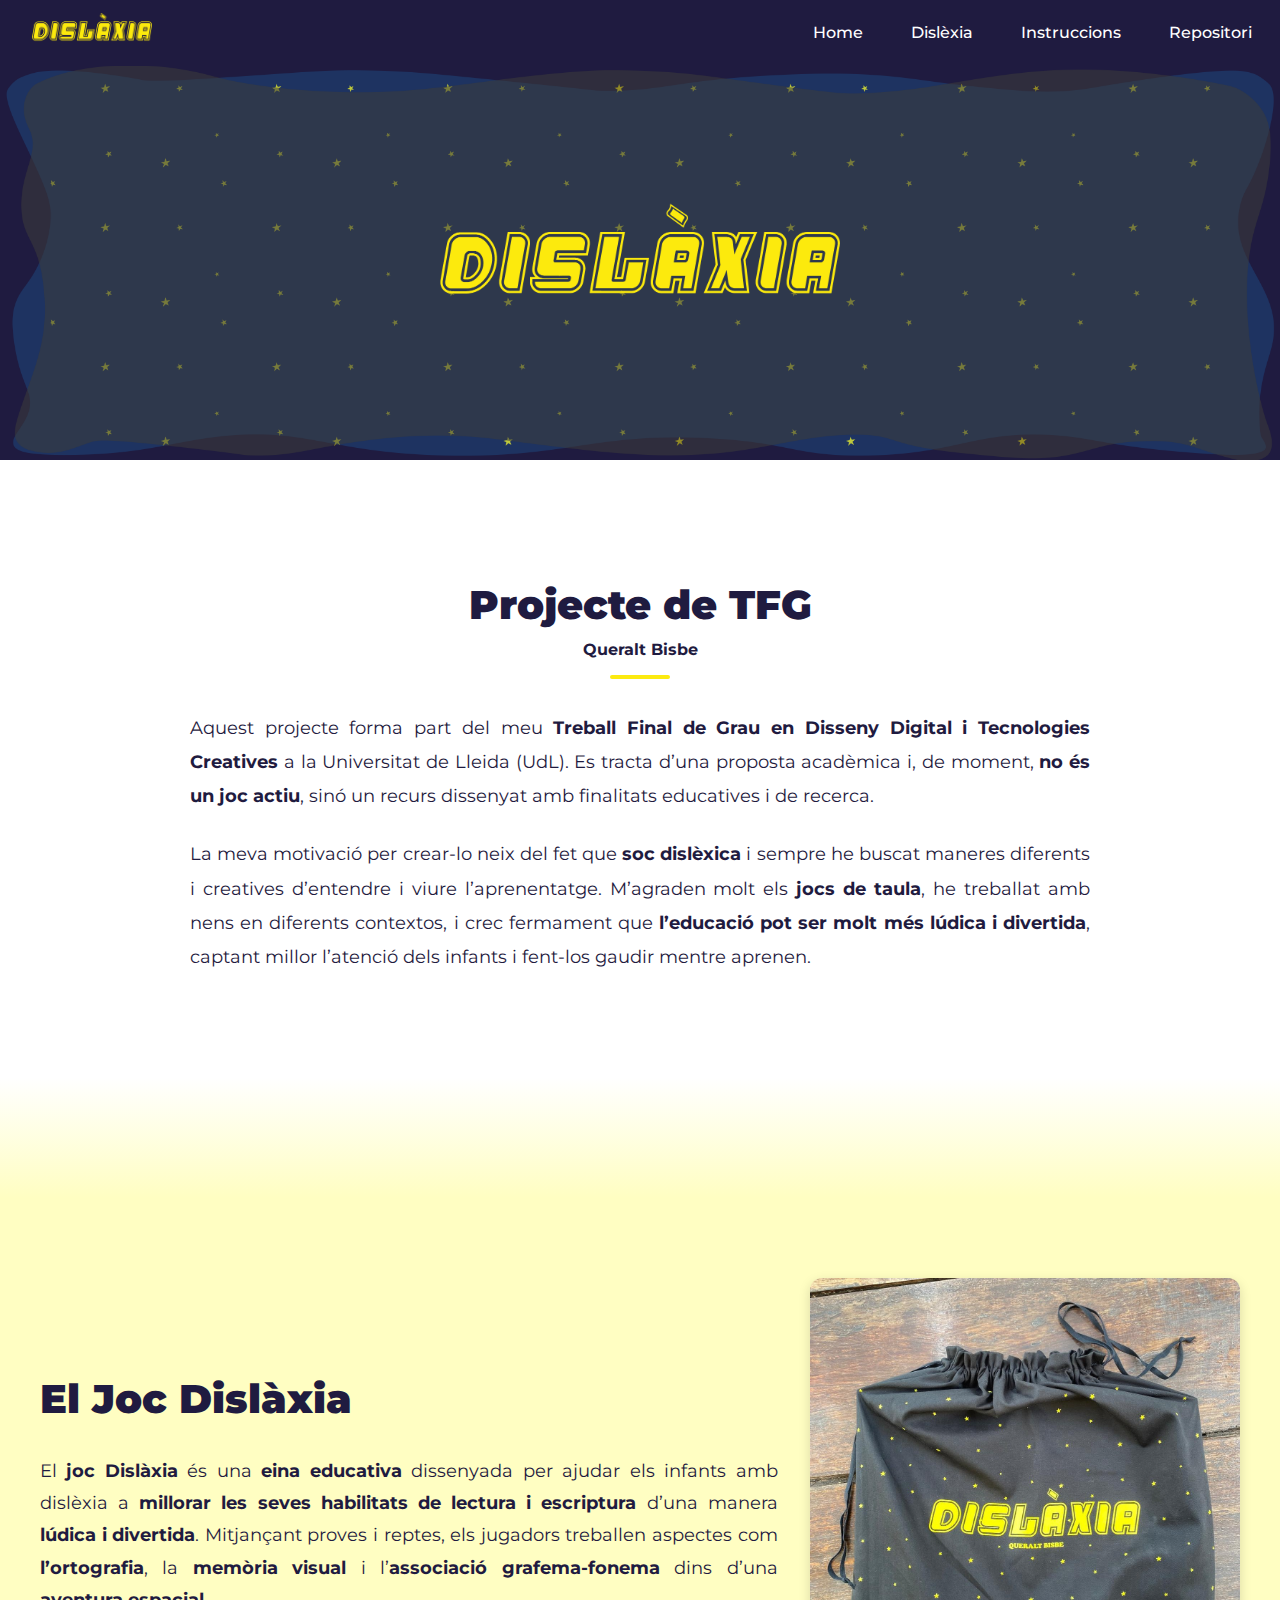
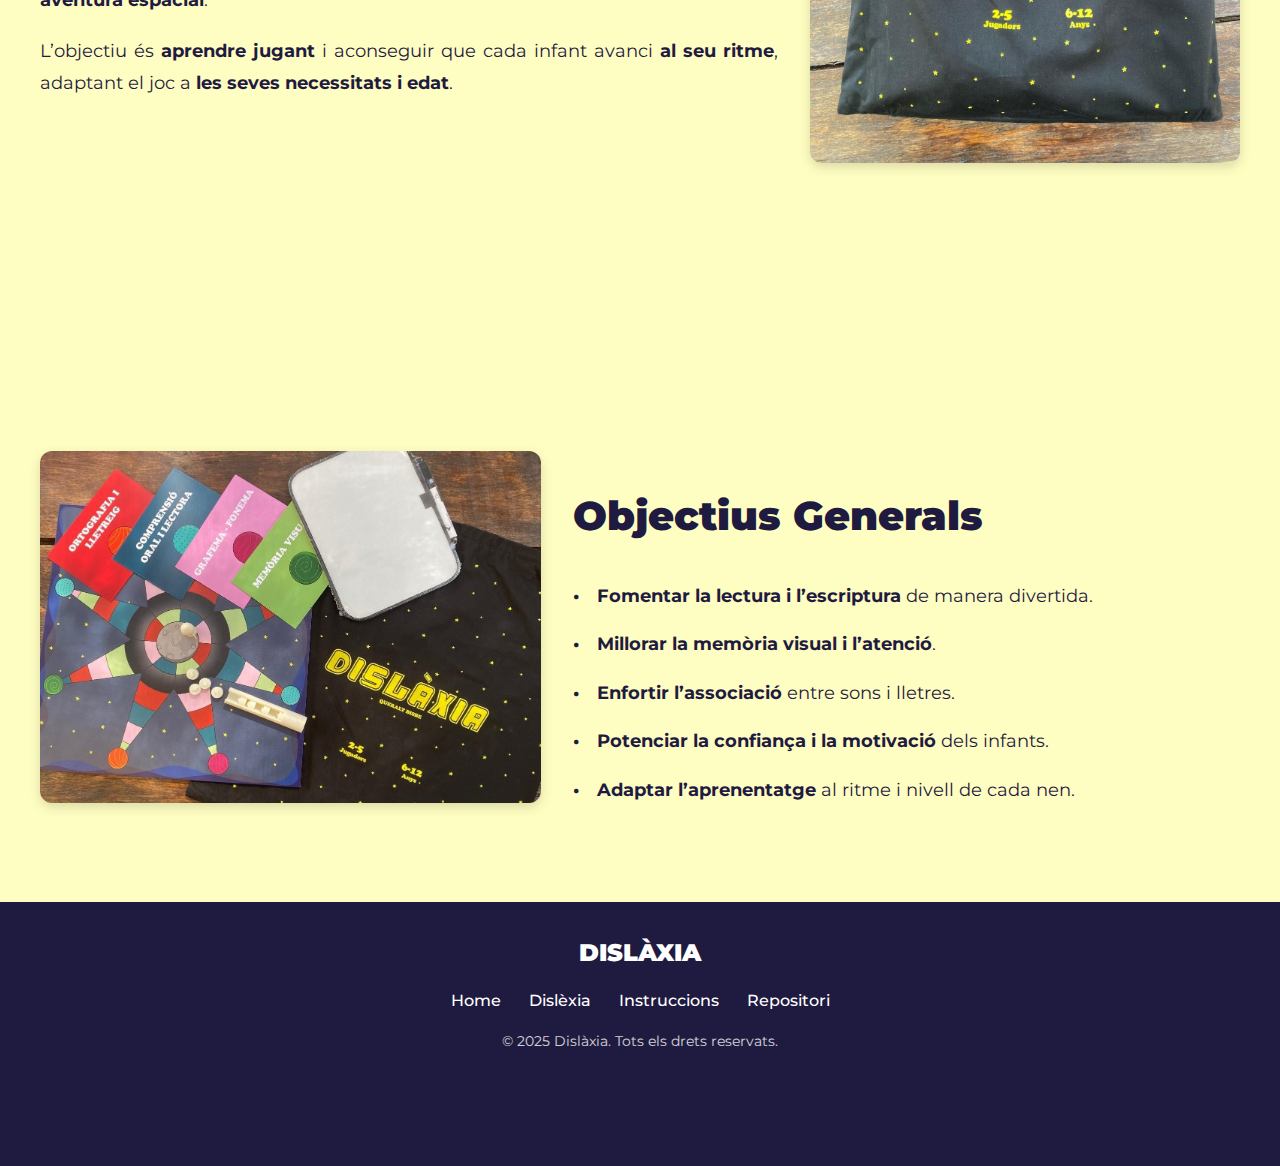
<file: index.html>
<!doctype html>
<html lang="ca">
  <head>
    <meta charset="utf-8" />
    <meta name="viewport" content="width=device-width, initial-scale=1" />
    <meta name="description" content="Descripció breu de la teva pàgina" />
    <title>Dislàxia</title>
    <link rel="stylesheet" href="style.css" />
  </head>
  <body>
    <header>
      <div class="container nav-container">
        <a href="index.html">
          <img src="img/logo.png" alt="logo" class="logo">
        </a>
        <button class="nav-toggle" aria-label="Obrir menú">☰</button>
        <nav class="nav-links">
          <a href="index.html">Home</a>
          <a href="dislexia.html">Dislèxia</a>
          <a href="instruccions.html">Instruccions</a>
          <a href="repositori.html">Repositori</a>
        </nav>
      </div>
    </header>

    <!-- BANNER fora del header -->
    <div class="container banner">
      <img src="img/banner.png" alt="espai" style="width:100%; display:block;">
      <div class="centered">
        <img src="img/logo.png" alt="logo" class="logo-banner">
      </div>
    </div>

    <!-- Nova secció TFG i motivació -->
    <section class="tfg-intro">
      <div class="container">
        <h2>Projecte de TFG</h2>
        <h4>Queralt Bisbe</h4>
        <p>
          Aquest projecte forma part del meu <strong>Treball Final de Grau en Disseny Digital i Tecnologies Creatives</strong> a la Universitat de Lleida (UdL). 
          Es tracta d’una proposta acadèmica i, de moment, <strong>no és un joc actiu</strong>, sinó un recurs dissenyat amb finalitats educatives i de recerca.
        </p>
        <p>
          La meva motivació per crear-lo neix del fet que <strong>soc dislèxica</strong> i sempre he buscat maneres diferents i creatives d’entendre i viure l’aprenentatge. 
          M’agraden molt els <strong>jocs de taula</strong>, he treballat amb nens en diferents contextos, i crec fermament que 
          <strong>l’educació pot ser molt més lúdica i divertida</strong>, captant millor l’atenció dels infants i fent-los gaudir mentre aprenen.
        </p>
      </div>
    </section>
    
    <!-- Animació inversa entre TFG i Joc -->
    <div class="animacio-espai inversa">
      <div class="coet invers">
        <div class="rastre"></div>
        <img src="img/coet.png" alt="coet" />
      </div>
    </div>

    <!-- Secció Intro Joc -->
    <section class="intro">
      <div class="container intro-flex">
        <div class="intro-text">
          <h2>El Joc Dislàxia</h2>
          <p>
            El <strong>joc Dislàxia</strong> és una <strong>eina educativa</strong> dissenyada per ajudar els infants amb dislèxia 
            a <strong>millorar les seves habilitats de lectura i escriptura</strong> d’una manera <strong>lúdica i divertida</strong>. 
            Mitjançant proves i reptes, els jugadors treballen aspectes com <strong>l’ortografia</strong>, 
            la <strong>memòria visual</strong> i l’<strong>associació grafema-fonema</strong> dins d’una <strong>aventura espacial</strong>.
          </p>
          <p>
            L’objectiu és <strong>aprendre jugant</strong> i aconseguir que cada infant avanci <strong>al seu ritme</strong>, 
            adaptant el joc a <strong>les seves necessitats i edat</strong>.
          </p>
        </div>

        <div class="intro-image">
          <img src="img/joc_guardat.jpg" alt="Bossa del joc">
        </div>
      </div>
    </section>

    
    <!-- Animació entre seccions -->
    <div class="animacio-espai">
      <div class="coet">
        <div class="rastre"></div>
        <img src="img/coet.png" alt="coet" />
      </div>
    </div>

    <!-- Nova secció Objectius -->
    <section class="objectius">
      <div class="container objectius-flex">
        
        <!-- Columna esquerra: imatge -->
        <div class="objectius-image">
          <img src="img/joc2.jpg" alt="El joc complet">
        </div>
        
        <!-- Columna dreta: text i llista -->
        <div class="objectius-text">
          <h2>Objectius Generals</h2>
          <ul>
            <li><strong>Fomentar la lectura i l’escriptura</strong> de manera divertida.</li>
            <li><strong>Millorar la memòria visual i l’atenció</strong>.</li>
            <li><strong>Enfortir l’associació</strong> entre sons i lletres.</li>
            <li><strong>Potenciar la confiança i la motivació</strong> dels infants.</li>
            <li><strong>Adaptar l’aprenentatge</strong> al ritme i nivell de cada nen.</li>
          </ul>
        </div>

      </div>
    </section>

    <!-- FOOTER -->
    <footer class="footer">
      <div class="container footer-container">
        <div class="footer-logo">DISLÀXIA</div>
        
        <nav class="footer-links">
          <a href="index.html">Home</a>
          <a href="dislexia.html">Dislèxia</a>
          <a href="instruccions.html">Instruccions</a>
          <a href="repositori.html">Repositori</a>
        </nav>

        <div class="footer-copy">
          © 2025 Dislàxia. Tots els drets reservats.
        </div>
      </div>
    </footer>
    <script src="script.js"></script>
  </body>
</html>
</file>
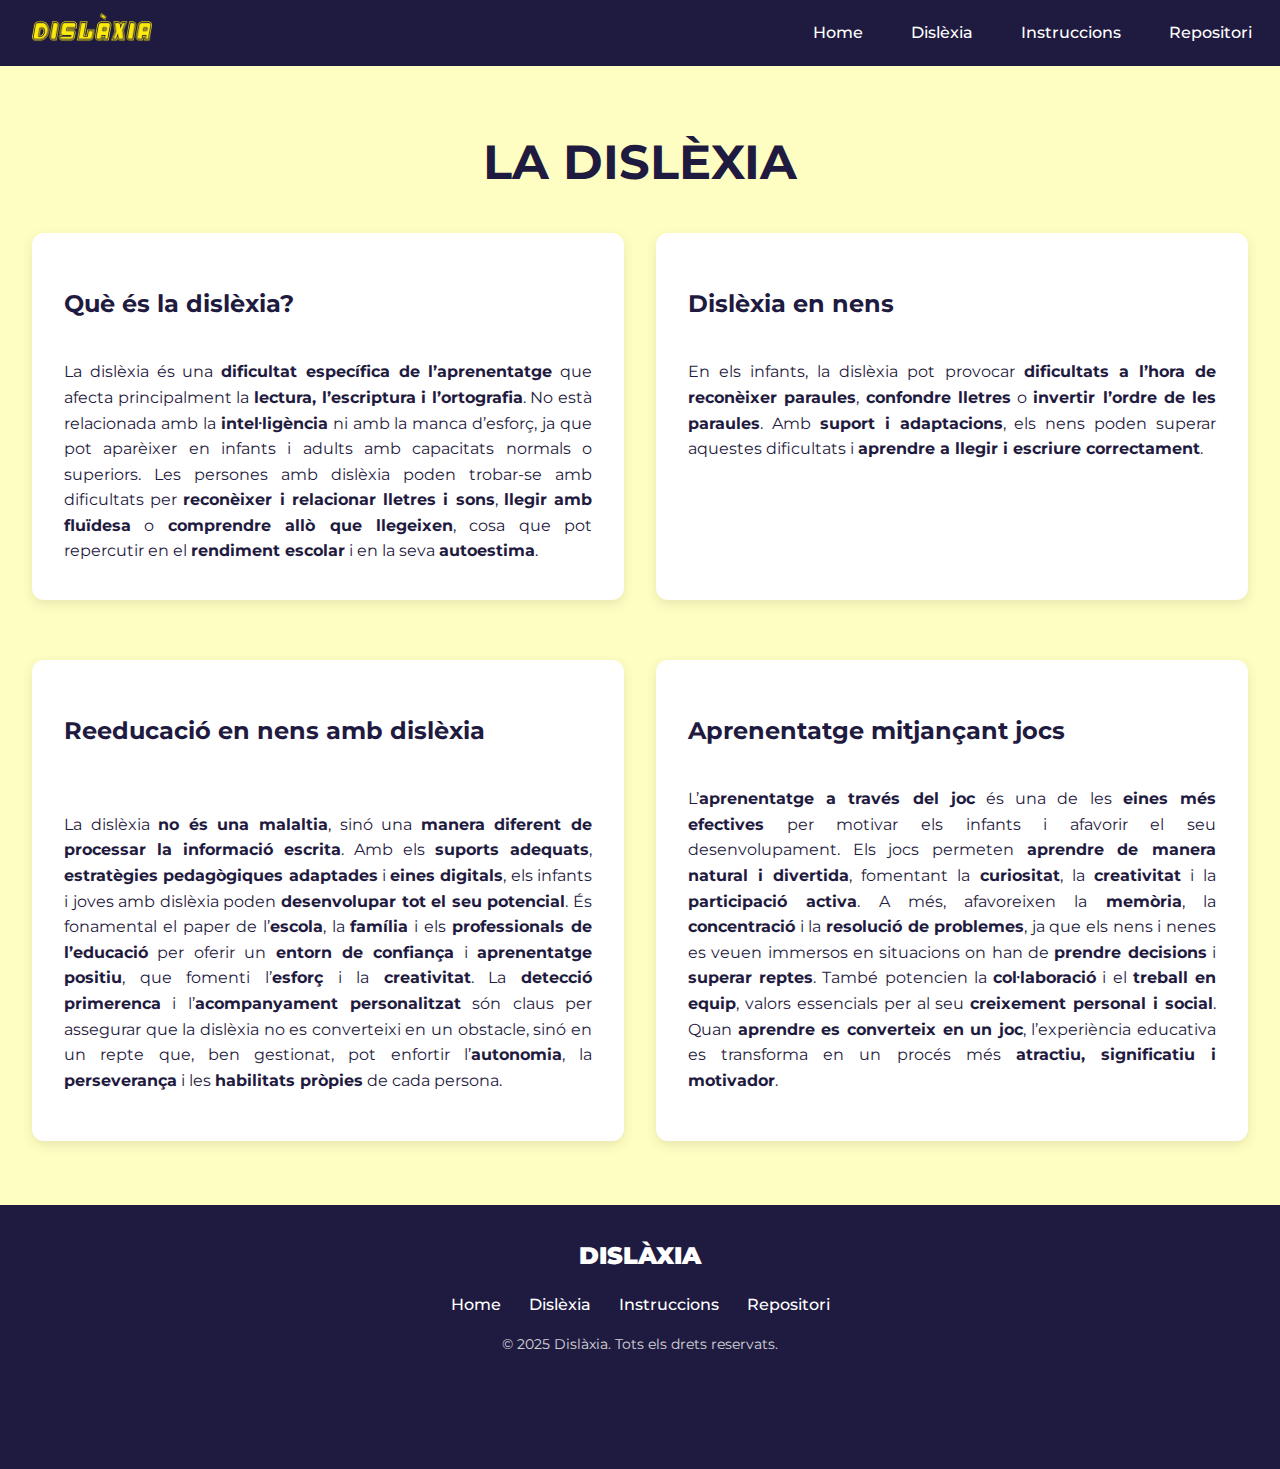
<file: dislexia.html>
<!doctype html>
<html lang="ca">
  <head>
    <meta charset="utf-8" />
    <meta name="viewport" content="width=device-width, initial-scale=1" />
    <meta name="description" content="Informació sobre la dislèxia" />
    <title>Què és la Dislèxia</title>
    <link rel="stylesheet" href="style.css" />
  </head>
  <body class="dislexia-page">
    <header>
      <div class="container nav-container">
        <a href="index.html">
          <img src="img/logo.png" alt="logo" class="logo">
        </a>
        <button class="nav-toggle" aria-label="Obrir menú">☰</button>
        <nav class="nav-links">
          <a href="index.html">Home</a>
          <a href="dislexia.html" class="active">Dislèxia</a>
          <a href="instruccions.html">Instruccions</a>
          <a href="repositori.html">Repositori</a>
        </nav>
      </div>
    </header>

    <!-- SECCIÓ DISLÈXIA -->
    <section class="intro-dislexia">
      <div class="container">
        <h1 class="main-title">LA DISLÈXIA</h1>

        <div class="dislexia-grid">
          <div class="dislexia-general">
            <h2>Què és la dislèxia?</h2>
            <p>
              La dislèxia és una <strong>dificultat específica de l’aprenentatge</strong> que afecta principalment la 
              <strong>lectura, l’escriptura i l’ortografia</strong>. No està relacionada amb la <strong>intel·ligència</strong> 
              ni amb la manca d’esforç, ja que pot aparèixer en infants i adults amb capacitats normals o superiors. 
              Les persones amb dislèxia poden trobar-se amb dificultats per <strong>reconèixer i relacionar lletres i sons</strong>, 
              <strong>llegir amb fluïdesa</strong> o <strong>comprendre allò que llegeixen</strong>, cosa que pot repercutir en el 
              <strong>rendiment escolar</strong> i en la seva <strong>autoestima</strong>.
            </p>
          </div>

          <div class="dislexia-nens">
            <h2>Dislèxia en nens</h2>
            <p>
              En els infants, la dislèxia pot provocar <strong>dificultats a l’hora de reconèixer paraules</strong>, 
              <strong>confondre lletres</strong> o <strong>invertir l’ordre de les paraules</strong>. 
              Amb <strong>suport i adaptacions</strong>, els nens poden superar aquestes dificultats i 
              <strong>aprendre a llegir i escriure correctament</strong>.
            </p>
          </div>
        </div>
      </div>
    </section>
    
    <!-- Secció Beneficis -->
    <section class="beneficis">
        <div class="beneficis-grid">
          <div class="card">
            <h2>Reeducació en nens amb dislèxia</h2>
            <p>
              La dislèxia <strong>no és una malaltia</strong>, sinó una <strong>manera diferent de processar la informació escrita</strong>. 
              Amb els <strong>suports adequats</strong>, <strong>estratègies pedagògiques adaptades</strong> i <strong>eines digitals</strong>, 
              els infants i joves amb dislèxia poden <strong>desenvolupar tot el seu potencial</strong>. 
              És fonamental el paper de l’<strong>escola</strong>, la <strong>família</strong> i els <strong>professionals de l’educació</strong> 
              per oferir un <strong>entorn de confiança</strong> i <strong>aprenentatge positiu</strong>, que fomenti l’<strong>esforç</strong> i la 
              <strong>creativitat</strong>.
              La <strong>detecció primerenca</strong> i l’<strong>acompanyament personalitzat</strong> són claus per assegurar que la dislèxia 
              no es converteixi en un obstacle, sinó en un repte que, ben gestionat, pot enfortir l’<strong>autonomia</strong>, la 
              <strong>perseverança</strong> i les <strong>habilitats pròpies</strong> de cada persona.
            </p>
          </div>
          <div class="card">
            <h2>Aprenentatge mitjançant jocs</h2>
            <p>
              L’<strong>aprenentatge a través del joc</strong> és una de les <strong>eines més efectives</strong> per motivar els infants 
              i afavorir el seu desenvolupament. Els jocs permeten <strong>aprendre de manera natural i divertida</strong>, 
              fomentant la <strong>curiositat</strong>, la <strong>creativitat</strong> i la <strong>participació activa</strong>. 
              A més, afavoreixen la <strong>memòria</strong>, la <strong>concentració</strong> i la <strong>resolució de problemes</strong>, 
              ja que els nens i nenes es veuen immersos en situacions on han de <strong>prendre decisions</strong> i 
              <strong>superar reptes</strong>. També potencien la <strong>col·laboració</strong> i el <strong>treball en equip</strong>, 
              valors essencials per al seu <strong>creixement personal i social</strong>. 
              Quan <strong>aprendre es converteix en un joc</strong>, l’experiència educativa es transforma en un procés 
              més <strong>atractiu, significatiu i motivador</strong>.
            </p>
          </div>
        </div>
    </section>

    <!-- FOOTER -->
    <footer class="footer">
      <div class="container footer-container">
        <div class="footer-logo">DISLÀXIA</div>
        
        <nav class="footer-links">
          <a href="index.html">Home</a>
          <a href="dislexia.html">Dislèxia</a>
          <a href="instruccions.html">Instruccions</a>
          <a href="repositori.html">Repositori</a>
        </nav>

        <div class="footer-copy">
          © 2025 Dislàxia. Tots els drets reservats.
        </div>
      </div>
    </footer>
    
    <script src="script.js"></script>
  </body>
</html>
</file>
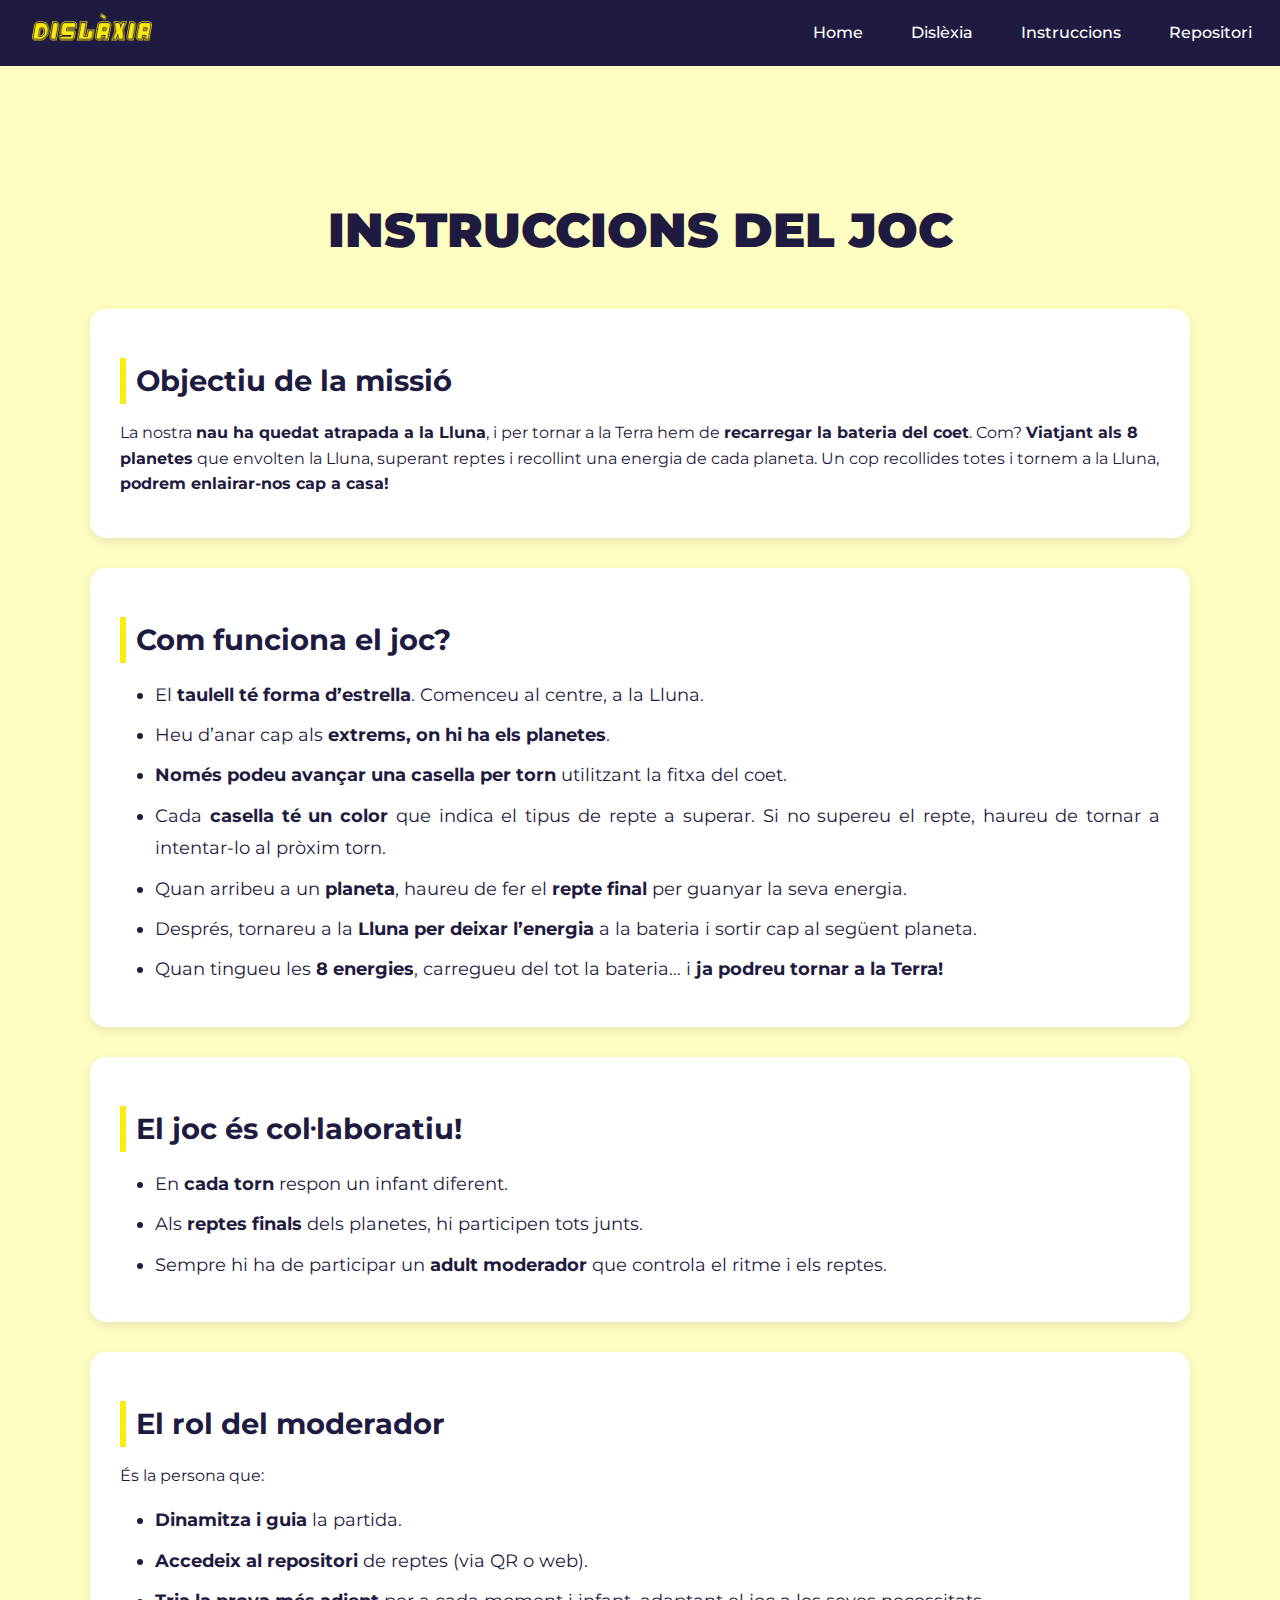
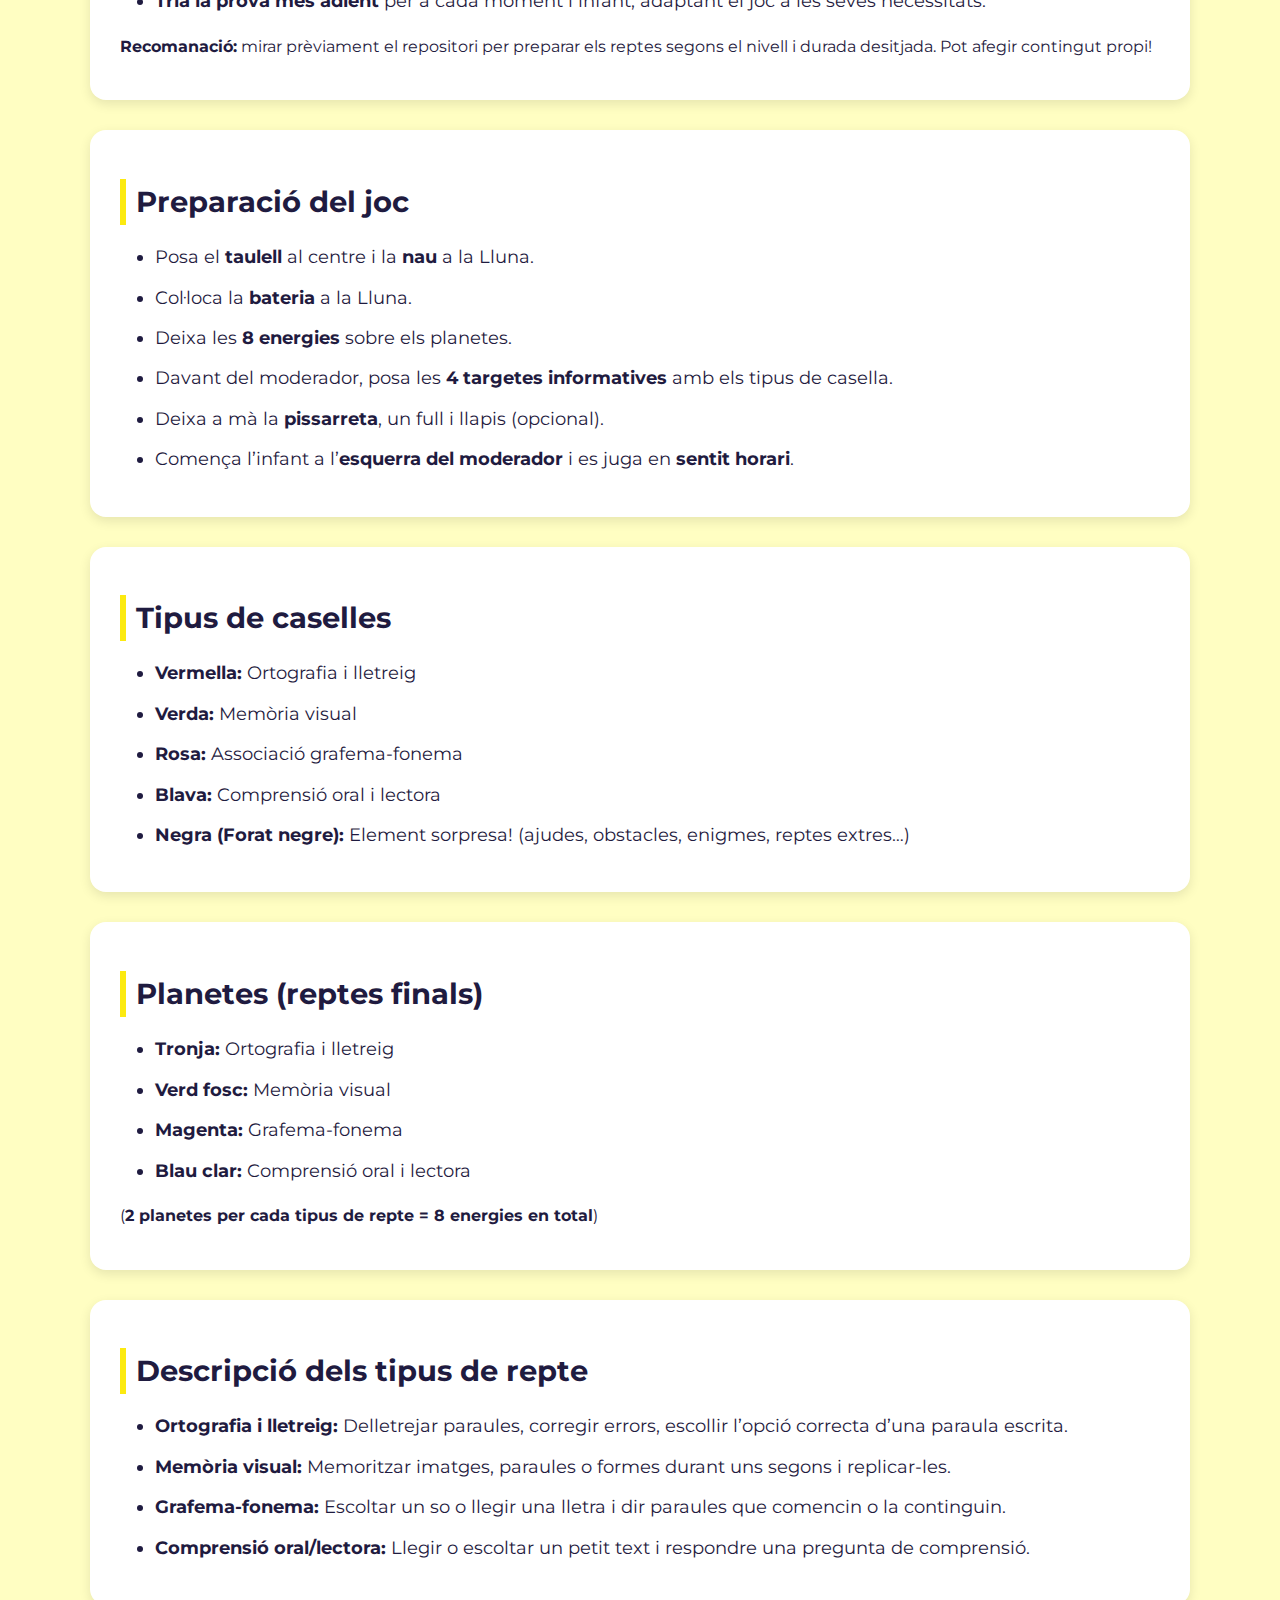
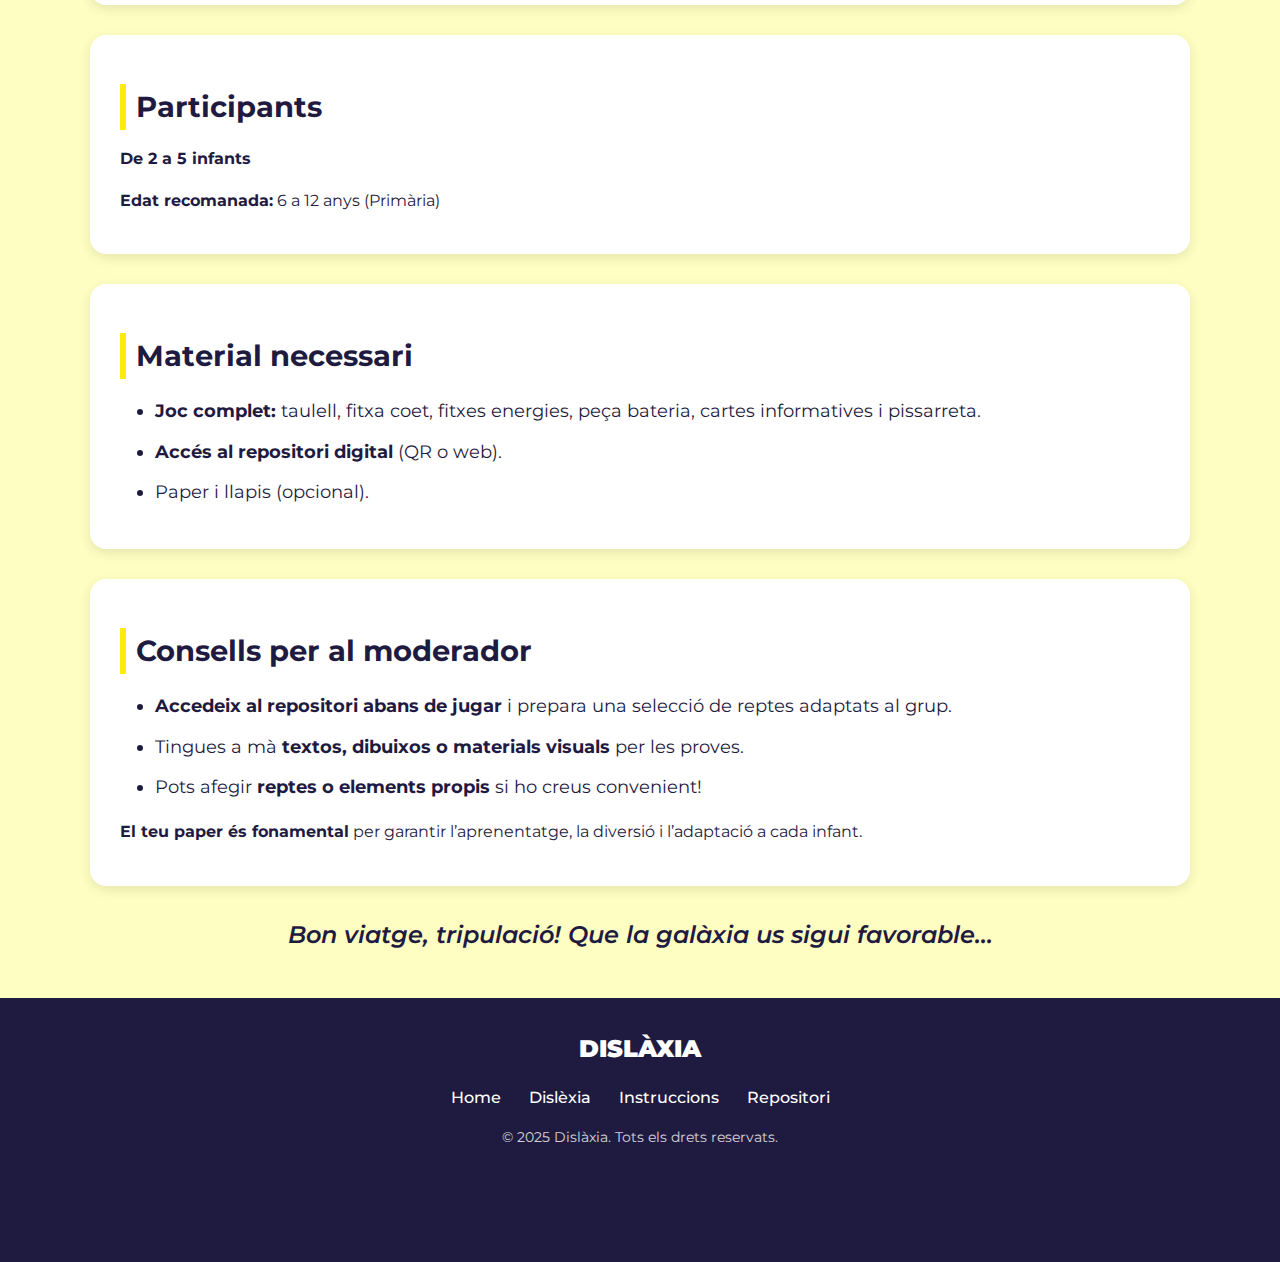
<file: instruccions.html>
<!doctype html>
<html lang="ca">
  <head>
    <meta charset="utf-8" />
    <meta name="viewport" content="width=device-width, initial-scale=1" />
    <meta name="description" content="Instruccions del joc" />
    <title>Instruccions del Joc</title>
    <link rel="stylesheet" href="style.css" />
  </head>
  <body class="instruccions-page">
    <header>
      <div class="container nav-container">
        <a href="index.html">
          <img src="img/logo.png" alt="logo" class="logo">
        </a>
        <button class="nav-toggle" aria-label="Obrir menú">☰</button>
        <nav class="nav-links">
          <a href="index.html">Home</a>
          <a href="dislexia.html">Dislèxia</a>
          <a href="instruccions.html" class="active">Instruccions</a>
          <a href="repositori.html">Repositori</a>
        </nav>
      </div>
    </header>

    <!-- SECCIÓ INSTRUCCIONS -->
    <section class="instruccions-container">
      <h1 class="main-title">INSTRUCCIONS DEL JOC</h1>

      <!-- Objectiu -->
      <div class="instruccions-section">
        <h2>Objectiu de la missió</h2>
        <p>
          La nostra <strong>nau ha quedat atrapada a la Lluna</strong>, i per tornar a la Terra hem de <strong>recarregar la bateria del coet</strong>.
          Com? <strong>Viatjant als 8 planetes</strong> que envolten la Lluna, superant reptes i recollint una energia de cada planeta.
          Un cop recollides totes i tornem a la Lluna, <strong>podrem enlairar-nos cap a casa!</strong>
        </p>
      </div>

      <!-- Funcionament -->
      <div class="instruccions-section">
        <h2>Com funciona el joc?</h2>
        <ul>
          <li>El <strong>taulell té forma d’estrella</strong>. Comenceu al centre, a la Lluna.</li>
          <li>Heu d’anar cap als <strong>extrems, on hi ha els planetes</strong>.</li>
          <li><strong>Només podeu avançar una casella per torn</strong> utilitzant la fitxa del coet.</li>
          <li>Cada <strong>casella té un color</strong> que indica el tipus de repte a superar. Si no supereu el repte, haureu de tornar a intentar-lo al pròxim torn.</li>
          <li>Quan arribeu a un <strong>planeta</strong>, haureu de fer el <strong>repte final</strong> per guanyar la seva energia.</li>
          <li>Després, tornareu a la <strong>Lluna per deixar l’energia</strong> a la bateria i sortir cap al següent planeta.</li>
          <li>Quan tingueu les <strong>8 energies</strong>, carregueu del tot la bateria… i <strong>ja podreu tornar a la Terra!</strong></li>
        </ul>
      </div>

      <!-- Joc col·laboratiu -->
      <div class="instruccions-section">
        <h2>El joc és col·laboratiu!</h2>
        <ul>
          <li>En <strong>cada torn</strong> respon un infant diferent.</li>
          <li>Als <strong>reptes finals</strong> dels planetes, hi participen tots junts.</li>
          <li>Sempre hi ha de participar un <strong>adult moderador</strong> que controla el ritme i els reptes.</li>
        </ul>
      </div>

      <!-- Moderador -->
      <div class="instruccions-section">
        <h2>El rol del moderador</h2>
        <p>És la persona que:</p>
        <ul>
          <li><strong>Dinamitza i guia</strong> la partida.</li>
          <li><strong>Accedeix al repositori</strong> de reptes (via QR o web).</li>
          <li><strong>Tria la prova més adient</strong> per a cada moment i infant, adaptant el joc a les seves necessitats.</li>
        </ul>
        <p><strong>Recomanació:</strong> mirar prèviament el repositori per preparar els reptes segons el nivell i durada desitjada. Pot afegir contingut propi!</p>
      </div>

      <!-- Preparació -->
      <div class="instruccions-section">
        <h2>Preparació del joc</h2>
        <ul>
          <li>Posa el <strong>taulell</strong> al centre i la <strong>nau</strong> a la Lluna.</li>
          <li>Col·loca la <strong>bateria</strong> a la Lluna.</li>
          <li>Deixa les <strong>8 energies</strong> sobre els planetes.</li>
          <li>Davant del moderador, posa les <strong>4 targetes informatives</strong> amb els tipus de casella.</li>
          <li>Deixa a mà la <strong>pissarreta</strong>, un full i llapis (opcional).</li>
          <li>Comença l’infant a l’<strong>esquerra del moderador</strong> i es juga en <strong>sentit horari</strong>.</li>
        </ul>
      </div>

      <!-- Tipus caselles -->
      <div class="instruccions-section">
        <h2>Tipus de caselles</h2>
        <ul>
          <li><strong>Vermella:</strong> Ortografia i lletreig</li>
          <li><strong>Verda:</strong> Memòria visual</li>
          <li><strong>Rosa:</strong> Associació grafema-fonema</li>
          <li><strong>Blava:</strong> Comprensió oral i lectora</li>
          <li><strong>Negra (Forat negre):</strong> Element sorpresa! (ajudes, obstacles, enigmes, reptes extres…)</li>
        </ul>
      </div>

      <!-- Planetes -->
      <div class="instruccions-section">
        <h2>Planetes (reptes finals)</h2>
        <ul>
          <li><strong>Tronja:</strong> Ortografia i lletreig</li>
          <li><strong>Verd fosc:</strong> Memòria visual</li>
          <li><strong>Magenta:</strong> Grafema-fonema</li>
          <li><strong>Blau clar:</strong> Comprensió oral i lectora</li>
        </ul>
        <p>(<strong>2 planetes per cada tipus de repte = 8 energies en total</strong>)</p>
      </div>

      <!-- Tipus reptes -->
      <div class="instruccions-section">
        <h2>Descripció dels tipus de repte</h2>
        <ul>
          <li><strong>Ortografia i lletreig:</strong> Delletrejar paraules, corregir errors, escollir l’opció correcta d’una paraula escrita.</li>
          <li><strong>Memòria visual:</strong> Memoritzar imatges, paraules o formes durant uns segons i replicar-les.</li>
          <li><strong>Grafema-fonema:</strong> Escoltar un so o llegir una lletra i dir paraules que comencin o la continguin.</li>
          <li><strong>Comprensió oral/lectora:</strong> Llegir o escoltar un petit text i respondre una pregunta de comprensió.</li>
        </ul>
      </div>

      <!-- Participants -->
      <div class="instruccions-section">
        <h2>Participants</h2>
        <p><strong>De 2 a 5 infants</strong></p>
        <p><strong>Edat recomanada:</strong> 6 a 12 anys (Primària)</p>
      </div>

      <!-- Material -->
      <div class="instruccions-section">
        <h2>Material necessari</h2>
        <ul>
          <li><strong>Joc complet:</strong> taulell, fitxa coet, fitxes energies, peça bateria, cartes informatives i pissarreta.</li>
          <li><strong>Accés al repositori digital</strong> (QR o web).</li>
          <li>Paper i llapis (opcional).</li>
        </ul>
      </div>

      <!-- Consells -->
      <div class="instruccions-section">
        <h2>Consells per al moderador</h2>
        <ul>
          <li><strong>Accedeix al repositori abans de jugar</strong> i prepara una selecció de reptes adaptats al grup.</li>
          <li>Tingues a mà <strong>textos, dibuixos o materials visuals</strong> per les proves.</li>
          <li>Pots afegir <strong>reptes o elements propis</strong> si ho creus convenient!</li>
        </ul>
        <p><strong>El teu paper és fonamental</strong> per garantir l’aprenentatge, la diversió i l’adaptació a cada infant.</p>
      </div>

      <p class="final-msg">Bon viatge, tripulació! Que la galàxia us sigui favorable...</p>
    </section>

    <!-- FOOTER -->
    <footer class="footer">
      <div class="container footer-container">
        <div class="footer-logo">DISLÀXIA</div>
        
        <nav class="footer-links">
          <a href="index.html">Home</a>
          <a href="dislexia.html">Dislèxia</a>
          <a href="instruccions.html">Instruccions</a>
          <a href="repositori.html">Repositori</a>
        </nav>

        <div class="footer-copy">
          © 2025 Dislàxia. Tots els drets reservats.
        </div>
      </div>
    </footer>
    
    <script src="script.js"></script>
  </body>
</html>
</file>
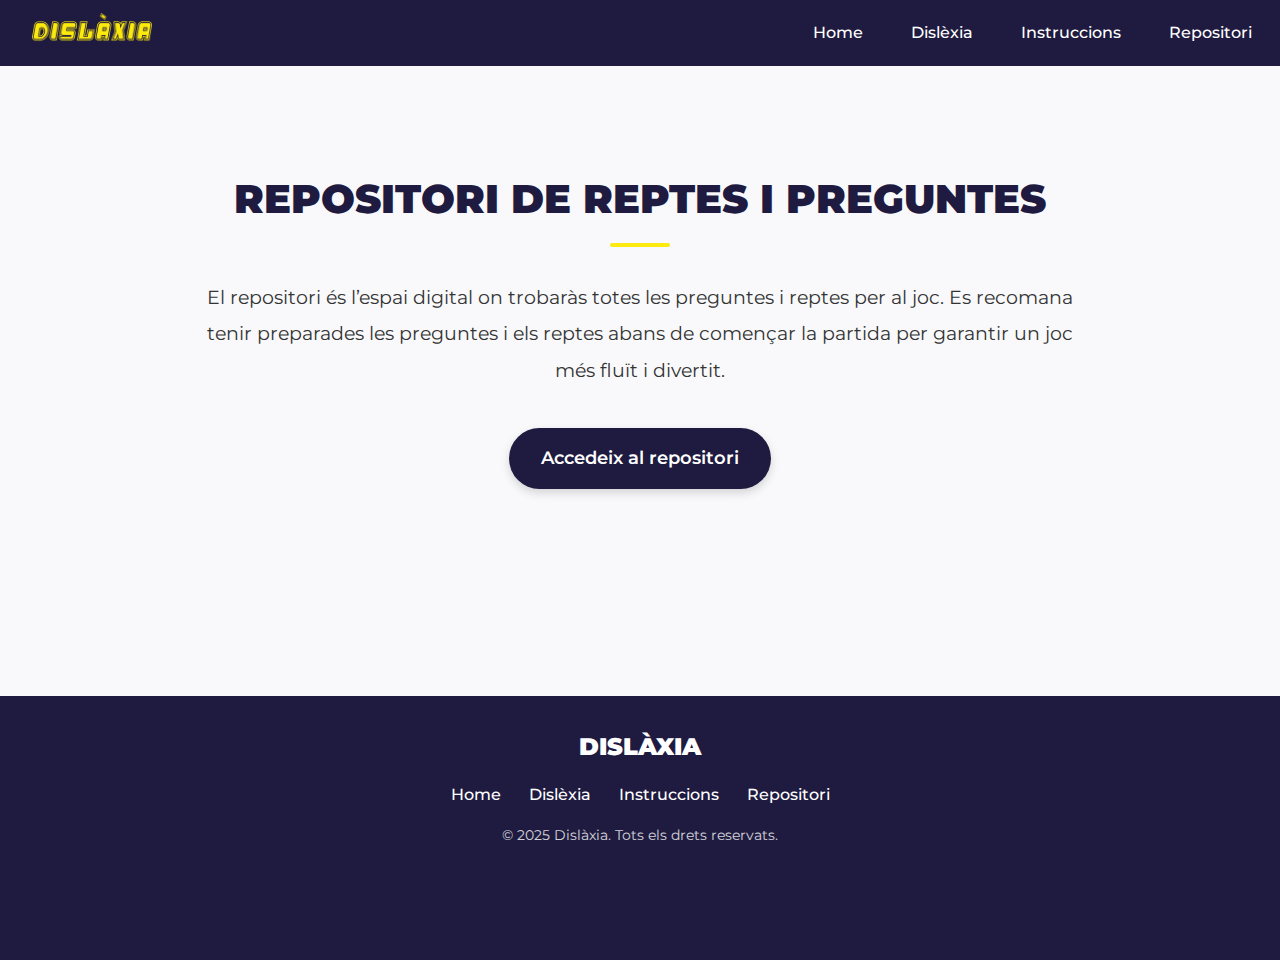
<file: repositori.html>
<!doctype html>
<html lang="ca">
  <head>
    <meta charset="utf-8" />
    <meta name="viewport" content="width=device-width, initial-scale=1" />
    <meta name="description" content="Repositori de reptes i preguntes del joc" />
    <title>Repositori</title>
    <link rel="stylesheet" href="style.css" />
  </head>
  <body class="repositori-page">
    <header>
      <div class="container nav-container">
        <a href="index.html">
          <img src="img/logo.png" alt="logo" class="logo">
        </a>
        <button class="nav-toggle" aria-label="Obrir menú">☰</button>
        <nav class="nav-links">
          <a href="index.html">Home</a>
          <a href="dislexia.html">Dislèxia</a>
          <a href="instruccions.html">Instruccions</a>
          <a href="repositori.html" class="active">Repositori</a>
        </nav>
      </div>
    </header>

    <!-- SECCIÓ REPOSITORI -->
    <section class="repositori-container">
      <h1 class="main-title">REPOSITORI DE REPTES I PREGUNTES</h1>
      <p>
        El repositori és l’espai digital on trobaràs totes les preguntes i reptes per al joc. 
        Es recomana tenir preparades les preguntes i els reptes abans de començar la partida per garantir un joc més fluït i divertit.
      </p>
      <a href="https://sites.google.com/view/repositori-dislaxia/inici" class="btn" target="_blank">Accedeix al repositori</a>
    </section>

    <!-- FOOTER -->
    <footer class="footer">
      <div class="container footer-container">
        <div class="footer-logo">DISLÀXIA</div>
        
        <nav class="footer-links">
          <a href="index.html">Home</a>
          <a href="dislexia.html">Dislèxia</a>
          <a href="instruccions.html">Instruccions</a>
          <a href="repositori.html">Repositori</a>
        </nav>

        <div class="footer-copy">
          © 2025 Dislàxia. Tots els drets reservats.
        </div>
      </div>
    </footer>
    
    <script src="script.js"></script>
  </body>
</html>
</file>
<file: style.css>
/* Importem la font Montserrat de Google Fonts amb els pesos necessaris */
@import url('https://fonts.googleapis.com/css2?family=Montserrat:wght@400;600;900&display=swap');

body {
  font-family: 'Montserrat', sans-serif;
  margin: 0;
  margin-top: 60px;
  line-height: 1.6;
}

/* Barra de navegació */
header {
  background-color: #1F1B40;
  position: fixed;  /* Sempre fixa a dalt */
  top: 0;
  left: 0;
  width: 100%;
  z-index: 1000;
}

.nav-container {
  display: flex;
  justify-content: space-between;
  align-items: center;
  width: 100%;
  margin: 0;
  padding: 0.75rem 1rem;
}

.logo {
   width: 120px;
   margin-right: auto;
   margin-left: 1rem;
}

/* Links de navegació */
.nav-links {
  display: flex;
  gap: 1.5rem;
  margin-left: auto;
  padding-right: 2rem;
}

.nav-links a {
  color: #ffffff;
  text-decoration: none;
  font-weight: 500;
  transition: background-color 0.3s ease;
  padding: 0.5rem 0.75rem;
  border-radius: 6px;
}

.nav-links a:hover {
  background-color: #081b30; /* Blau més fosc en hover */
}

/* Botó de menú (només visible en mòbil) */
.nav-toggle {
  display: none;
  font-size: 1.5rem;
  background: none;
  border: none;
  color: #ffffff;
  cursor: pointer;
  margin-right: 2rem;
}

/* Responsive */
@media (max-width: 768px) {
  .nav-links {
    /* Estat inicial amagat */
    flex-direction: column;
    position: absolute;
    top: 100%; /* Just sota la barra */
    right: 0;
    background-color: #0a2540;
    width: 200px;
    overflow: hidden;

    /* Animació */
    max-height: 0;
    transition: max-height 0.3s ease-in-out;
  }

  .nav-links a {
    padding: 0.75rem 1rem;
  }

  .nav-toggle {
    display: block;
  }

  /* Estat obert */
  .nav-links.active {
    max-height: 500px; /* suficient per contenir tots els enllaços */
  }
}

/* BANNER */
.banner {
  position: relative;
  text-align: center;
  color: white;
}

/* Text centrat al banner */
.centered {
  position: absolute;
  top: 50%;
  left: 50%;
  transform: translate(-50%, -50%);
}
.logo-banner {
  width: 400px;   
  max-width: 100%;
  height: auto;
}
@media (max-width: 768px) {
  .logo-banner {
    width: 300px;
  }
}

@media (max-width: 480px) {
  .logo-banner {
    width: 200px;
  }
}


/* SECCIÓ TFG INTRO */
.tfg-intro {
  padding: 5rem 1rem;
  background-color: #ffffff; /* blanc net per contrastar */
  color: #1F1B40;
}

.tfg-intro .container {
  max-width: 900px;
  margin: 0 auto;
}

/* Títol */
.tfg-intro h2 {
  font-family: 'Montserrat', sans-serif;
  font-weight: 900;
  font-size: 2.5rem;
  margin-bottom: 0rem;
  text-align: center; /* centrat perquè destaqui */
  color: #1F1B40;
  position: relative;
}

.tfg-intro h4 {
text-align: center;
margin-top: 0rem;
margin-bottom: 2rem;
}
/* Línia decorativa sota el títol */
.tfg-intro h4::after {
  content: "";
  display: block;
  width: 60px;
  height: 4px;
  background-color: #FCEA10;
  margin: 0.75rem auto 0;
  border-radius: 2px;
}

/* Paràgrafs */
.tfg-intro p {
  font-size: 1.125rem;
  line-height: 1.9;
  margin-bottom: 1.5rem;
  text-align: justify;
}

/* Destaquem el text en negreta amb un color diferent */
.tfg-intro strong {
  color: #1F1B40; /* blau suau que contrasta amb el groc */
  font-weight: 700;
}


/* SECCIÓ INTRO */
.intro {
  padding: 5rem 1rem;
  background-color: #fffec2;
  color: #1F1B40;
 
}

.intro .container {
  max-width: 1200px;
  margin: 0 auto;
}

.intro h2 {
  font-family: 'Montserrat', sans-serif;
  font-weight: 900;
  font-size: 2.5rem;
  margin-bottom: 1.5rem;
  text-align: left;
}

.intro p {
  font-size: 1.125rem;
  line-height: 1.8;
  margin-bottom: 1rem;
  text-align: justify;
}

/* Flexbox per a text + imatge */
.intro-flex {
  display: flex;
  align-items: center;
  gap: 2rem;
}

.intro-text {
  flex: 1.2; /* més espai pel text */
}

.intro-image {
  flex: 0.7;
  text-align: right;
}

.intro-image img {
  max-width: 100%;
  height: auto;
  border-radius: 12px; /* opcional, per fer-ho més suau */
  box-shadow: 0 4px 12px rgba(0,0,0,0.15); /* opcional */
}

/* Responsive: imatge sota text en pantalles petites */
@media (max-width: 768px) {
  .intro-flex {
    flex-direction: column;
    text-align: center;
  }

  .intro-image {
    text-align: center;
    margin-top: 1.5rem;
  }
}


/* Contenidor de l’animació */
.animacio-espai {
  position: relative;
  height: 120px;
  background: linear-gradient(to bottom, #fffec2, #fffec2);
  overflow: hidden;
  z-index: 1;
}

/* Coet + rastre */
.coet {
  position: absolute;
  top: 50%;
  left: -150px; /* comença fora */
  display: flex;
  align-items: center;
  transform: translateY(-50%);
  opacity: 0; /* comença invisible */
  animation: volar 10s linear infinite;
  animation-delay: 0s; /* surt immediatament */
}

/* Imatge del coet */
.coet img {
  width: 80px;
  transform: rotate(0deg);
  filter: drop-shadow(-10px 0 6px rgba(255,255,255,0.8));
  z-index: 2;
}

/* Rastre */
.rastre {
  width: 150px;
  height: 20px;
  margin-left: -40px; /* enganxat darrere del coet */
  background: linear-gradient(90deg, rgba(144, 211, 248, 0.9), transparent);
  border-radius: 50px;
  animation: rastre 1s infinite;
  z-index: 1;
}

/* Animació de vol */
@keyframes volar {
  0% { left: -200px; opacity: 0; }
  5% { opacity: 1; }
  50% { left: 100%; opacity: 1; }
  55% { opacity: 0; }
  100% { left: 100%; opacity: 0; }
}

/* Brillantor del rastre */
@keyframes rastre {
  0% { opacity: 0.9; width: 140px; }
  50% { opacity: 0.5; width: 180px; }
  100% { opacity: 0.9; width: 140px; }
}

/* Contenidor de l’animació inversa */
.animacio-espai.inversa {
  position: relative;
  height: 120px;
  background: linear-gradient(to bottom, #ffffff, #fffec2); /* de TFG cap a Dislaxia */
  overflow: hidden;
  z-index: 1;
}

/* Coet invers */
.coet.invers {
  left: 100%; /* comença fora a la dreta */
  flex-direction: row-reverse;
  opacity: 0; /* comença invisible */
  animation: volar-invers 10s linear infinite;
  animation-delay: 5s; /* surt quan el primer ha desaparegut */
}

.coet.invers img {
  transform: rotate(180deg); /* gira el coet cap a l’esquerra */
  filter: drop-shadow(10px 0 6px rgba(255,255,255,0.8));
}

/* Animació contrària */
@keyframes volar-invers {
  0% { left: 100%; opacity: 0; }
  5% { opacity: 1; }
  50% { left: -200px; opacity: 1; }
  55% { opacity: 0; }
  100% { left: -200px; opacity: 0; }
}

/* Rastre invers (coet dreta → esquerra) */
.coet.invers .rastre {
  margin-left: 0;       /* eliminem marge esquerra */
  margin-right: -40px;  /* rastre enganxat al darrere */
  background: linear-gradient(270deg, rgba(144, 211, 248, 0.9), transparent);
}


/* SECCIÓ OBJECTIUS */
.objectius {
  padding: 5rem 1rem;
  background-color: #fffec2;
  color: #1F1B40;
}

.objectius .container {
  max-width: 1200px;
  margin: 0 auto;
}

/* Layout amb Flexbox */
.objectius-flex {
  display: flex;
  align-items: flex-start; /* alineem text i imatge dalt */
  gap: 2rem;
}

.objectius-image {
  flex: 1.5; /* menys espai que el text */
}

.objectius-image img {
  max-width: 100%;
  height: auto;
  border-radius: 12px; /* opcional */
  box-shadow: 0 4px 12px rgba(0,0,0,0.15); /* opcional */
}

.objectius-text {
  flex: 2; /* més espai per a la llista */
}

.objectius h2 {
  font-family: 'Montserrat', sans-serif;
  font-weight: 900;
  font-size: 2.5rem;
  margin-bottom: 2rem;
  text-align: left; /* ara queda alineat amb la llista */
}

.objectius ul {
  list-style: none;
  padding: 0;
  margin: 0;
}

.objectius li {
  font-size: 1.125rem;
  line-height: 1.8;
  margin-bottom: 1rem;
  position: relative;
  padding-left: 1.5rem;
  text-align: left; /* ben alineat */
}

/* Punt decoratiu abans de cada element */
.objectius li::before {
  content: "•";
  position: absolute;
  left: 0;
  color: #1F1B40;
  font-weight: bold;
}

/* Responsive: imatge sota text */
@media (max-width: 768px) {
  .objectius-flex {
    flex-direction: column;
  }

  .objectius-image,
  .objectius-text {
    text-align: center;
  }

  .objectius li {
    text-align: justify;
  }
}

/* ---------- SECCIÓ DISLÈXIA ---------- */
body.dislexia-page {
  background-color: #fffec2; /* groc clar */
}

.main-title{
  font-size: 3rem;
  font-family: "Montserrat", sans-serif;
  text-align: center;
  color:#1F1B40;
}
.intro-dislexia {
  padding: 2rem 2rem 1rem 2rem;
}

.dislexia-grid {
  display: grid;
  grid-template-columns: 1fr 1fr;
  gap: 2rem;
  color:#1F1B40;
  align-items: start;
}

.dislexia-general,
.dislexia-nens {
  background: #fff;
  padding: 2rem;
  border-radius: 12px;
  box-shadow: 0 4px 12px rgba(0,0,0,0.1);
  transition: transform 0.3s ease;
  display: flex;
  flex-direction: column;
  justify-content: space-between;
  text-align: justify;
  height: 80%;
  justify-content: flex-start;
}

.dislexia-general:hover,
.dislexia-nens:hover {
  transform: translateY(-5px);
}

/* ---------- SECCIÓ BENEFICIS ---------- */
.beneficis {
  padding: 0rem 2rem 4rem 2rem;
  color:#1F1B40;
}

.beneficis-grid {
  display: grid;
  grid-template-columns: 1fr 1fr;
  gap: 2rem;
  margin-top: 2rem;
}

.beneficis .card {
  background: #fff;
  padding: 2rem;
  border-radius: 12px;
  box-shadow: 0 4px 12px rgba(0,0,0,0.1);
  transition: transform 0.3s ease;
  display: flex;
  flex-direction: column;
  justify-content: space-between;
  text-align: justify;
}

.beneficis .card:hover {
  transform: translateY(-5px);
}

/* ---------- RESPONSIVE ---------- */
@media (max-width: 768px) {
  .dislexia-grid,
  .beneficis-grid {
    grid-template-columns: 1fr;
  }
}

/* ===== ESTILS PÀGINA INSTRUCCIONS ===== */
.instruccions-page {
  background-color: #fffec2; /* mateix groc clar que la pàgina dislèxia */
  font-family: 'Montserrat', sans-serif;
  line-height: 1.6;
  color: #1F1B40;
  padding-top: 80px; /* separació de la navbar */
}

/* Títol principal */
.instruccions-page h1 {
  text-align: center;
  font-size: 3rem;
  margin-bottom: 40px;
  font-weight: 900;
  color: #1F1B40;
}

/* Contenidor general */
.instruccions-container {
  max-width: 1100px;
  margin: 0 auto;
  padding: 20px;
}

/* Seccions */
.instruccions-section {
  background: #ffffff;
  padding: 25px 30px;
  margin-bottom: 30px;
  border-radius: 16px;
  box-shadow: 0 4px 12px rgba(0,0,0,0.1);
  transition: transform 0.2s ease;
}

.instruccions-section:hover {
  transform: translateY(-5px);
}

/* Títols secció */
.instruccions-section h2 {
  font-size: 1.8rem;
  margin-bottom: 15px;
  font-weight: 700;
  color: #1F1B40;
  border-left: 6px solid #FCEA10; /* groc accent coherent */
  padding-left: 10px;
}

/* Subtítols */
.instruccions-section h3 {
  font-size: 1.3rem;
  margin-top: 20px;
  margin-bottom: 10px;
  font-weight: 600;
  color: #1F1B40;
}

/* Llistes */
.instruccions-section ul {
  margin-left: 20px;
  padding-left: 15px;
  list-style: disc;
}

.instruccions-section li {
  margin-bottom: 8px;
  font-size: 1.125rem;
  line-height: 1.8;
  text-align: justify;
}

/* Cards per tipus de caselles o reptes */
.instruccions-grid {
  display: grid;
  grid-template-columns: repeat(auto-fit, minmax(250px, 1fr));
  gap: 20px;
  margin-top: 15px;
}

.instruccions-card {
  background: #fff;
  border: 2px solid #FCEA10;
  border-radius: 12px;
  padding: 20px;
  text-align: center;
  font-size: 1rem;
  font-weight: 500;
  color: #1F1B40;
  transition: 0.2s ease;
}

.instruccions-card:hover {
  background: #f9f9fb;
}

.final-msg{
  text-align: center;
  font-weight: 600;
  font-style: italic;
  font-size: 1.5rem;
}

/* ========================= */
/* PÀGINA REPOSITORI */
/* ========================= */

.repositori-page {
  background-color: #f9f9fb; /* coherent amb la intro */
  color: #1F1B40;
}

.repositori-container {
  max-width: 900px;
  margin: 0 auto;
  padding: 5rem 1rem;
  text-align: center;
}

.repositori-container h1.main-title {
  font-family: 'Montserrat', sans-serif;
  font-weight: 900;
  font-size: 2.5rem;
  margin-bottom: 2rem;
  color: #1F1B40;
  position: relative;
}

/* Línia decorativa sota el títol */
.repositori-container h1.main-title::after {
  content: "";
  display: block;
  width: 60px;
  height: 4px;
  background-color: #FCEA10;
  margin: 0.75rem auto 0;
  border-radius: 2px;
}

.repositori-container p {
  font-size: 1.2rem;
  line-height: 1.9;
  margin-bottom: 2.5rem;
  text-align: center;
  color: #333;
}

/* Botó d'accés */
.repositori-container .btn {
  display: inline-block;
  padding: 1rem 2rem;
  background-color: #1F1B40; /* blau suau (mateix que destacats del text) */
  color: #fff;
  font-size: 1.125rem;
  font-weight: 600;
  text-decoration: none;
  border-radius: 50px;
  transition: all 0.3s ease;
  box-shadow: 0px 4px 10px rgba(0,0,0,0.15);
}

.repositori-container .btn:hover {
  background-color: #FCEA10;
  transform: translateY(-3px);
  box-shadow: 0px 6px 14px rgba(0,0,0,0.2);
}



/*FOOTER*/
.footer {
  background-color: #1F1B40; /* mateix to que el header */
  color: #ffffff;
  padding: 2rem 1rem;
  text-align: center;
  min-height: 200px;
}
/* Versió que força a ocupar tota la pantalla si no hi ha prou contingut */
body:has(.footer) {
  display: flex;
  flex-direction: column;
  min-height: 100vh;
}

body:has(.footer) .footer {
  margin-top: auto; /* empeny el footer cap avall */
}
.footer-container {
  max-width: 1200px;
  margin: 0 auto;
}

.footer-logo {
  font-family: 'Montserrat', sans-serif;
  font-weight: 900; /* Montserrat Grueso */
  font-size: 1.5rem;
  margin-bottom: 1rem;
}

.footer-links {
  margin-bottom: 1rem;
}

.footer-links a {
  color: #ffffff;
  margin: 0 0.75rem;
  text-decoration: none;
  font-weight: 500;
  transition: color 0.3s ease;
}

.footer-links a:hover {
  color: #f0ffb9; /* groc suau com a accent */
}

.footer-copy {
  font-size: 0.875rem;
  opacity: 0.8;
}
</file>
